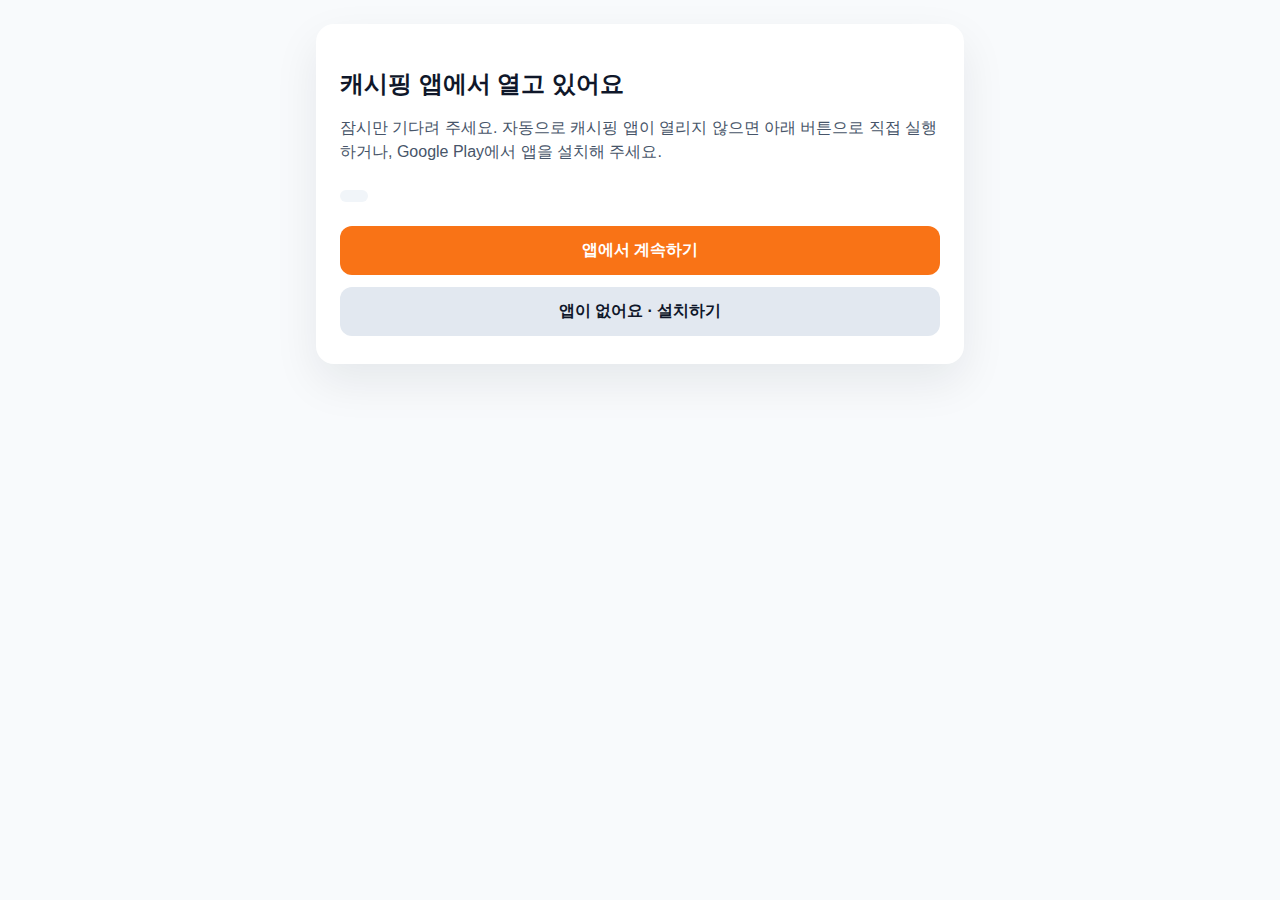
<file: join/index.html>
<!DOCTYPE html>
<html lang="ko">
  <head>
    <meta charset="UTF-8" />
    <meta name="viewport" content="width=device-width, initial-scale=1.0" />
    <title>캐시핑 초대 링크</title>
    <style>
      body {
        font-family: -apple-system, BlinkMacSystemFont, 'Pretendard', 'Noto Sans',
          'Apple SD Gothic Neo', sans-serif;
        margin: 0;
        padding: 24px;
        background: #f8fafc;
        color: #0f172a;
      }
      main {
        max-width: 600px;
        margin: 0 auto;
        background: #fff;
        border-radius: 18px;
        padding: 28px 24px;
        box-shadow: 0 18px 45px rgba(15, 23, 42, 0.08);
      }
      h1 {
        font-size: 1.5rem;
        margin-bottom: 12px;
      }
      p {
        line-height: 1.5;
        color: #475569;
      }
      .actions {
        display: flex;
        flex-direction: column;
        gap: 12px;
        margin-top: 20px;
      }
      button,
      a.button {
        border: none;
        border-radius: 12px;
        padding: 14px 18px;
        font-size: 1rem;
        font-weight: 700;
        cursor: pointer;
        text-align: center;
        text-decoration: none;
      }
      button.primary,
      a.button.primary {
        background: #f97316;
        color: #fff;
      }
      button.secondary,
      a.button.secondary {
        background: #e2e8f0;
        color: #0f172a;
      }
      .token-badge {
        display: inline-flex;
        align-items: center;
        gap: 6px;
        background: #f1f5f9;
        border-radius: 999px;
        padding: 6px 14px;
        font-family: 'Roboto Mono', 'Noto Sans Mono', monospace;
        font-size: 0.85rem;
        color: #334155;
        margin-top: 10px;
        word-break: break-all;
      }
    </style>
  </head>
  <body>
    <main>
      <h1>캐시핑 앱에서 열고 있어요</h1>
      <p>
        잠시만 기다려 주세요. 자동으로 캐시핑 앱이 열리지 않으면 아래
        버튼으로 직접 실행하거나, Google Play에서 앱을 설치해 주세요.
      </p>
      <div id="tokenBadge" class="token-badge" hidden></div>
      <div class="actions">
        <button class="primary" id="openAppButton">앱에서 계속하기</button>
        <a
          class="button secondary"
          id="openStoreButton"
          href="https://play.google.com/store/apps/details?id=com.aihaejwo.cashping"
        >
          앱이 없어요 · 설치하기
        </a>
      </div>
    </main>

    <!-- 딥링크(App Link)는 OS가 직접 처리하므로
         이 페이지에서는 별도의 스킴 호출을 하지 않습니다. -->
  </body>
</html>
</file>
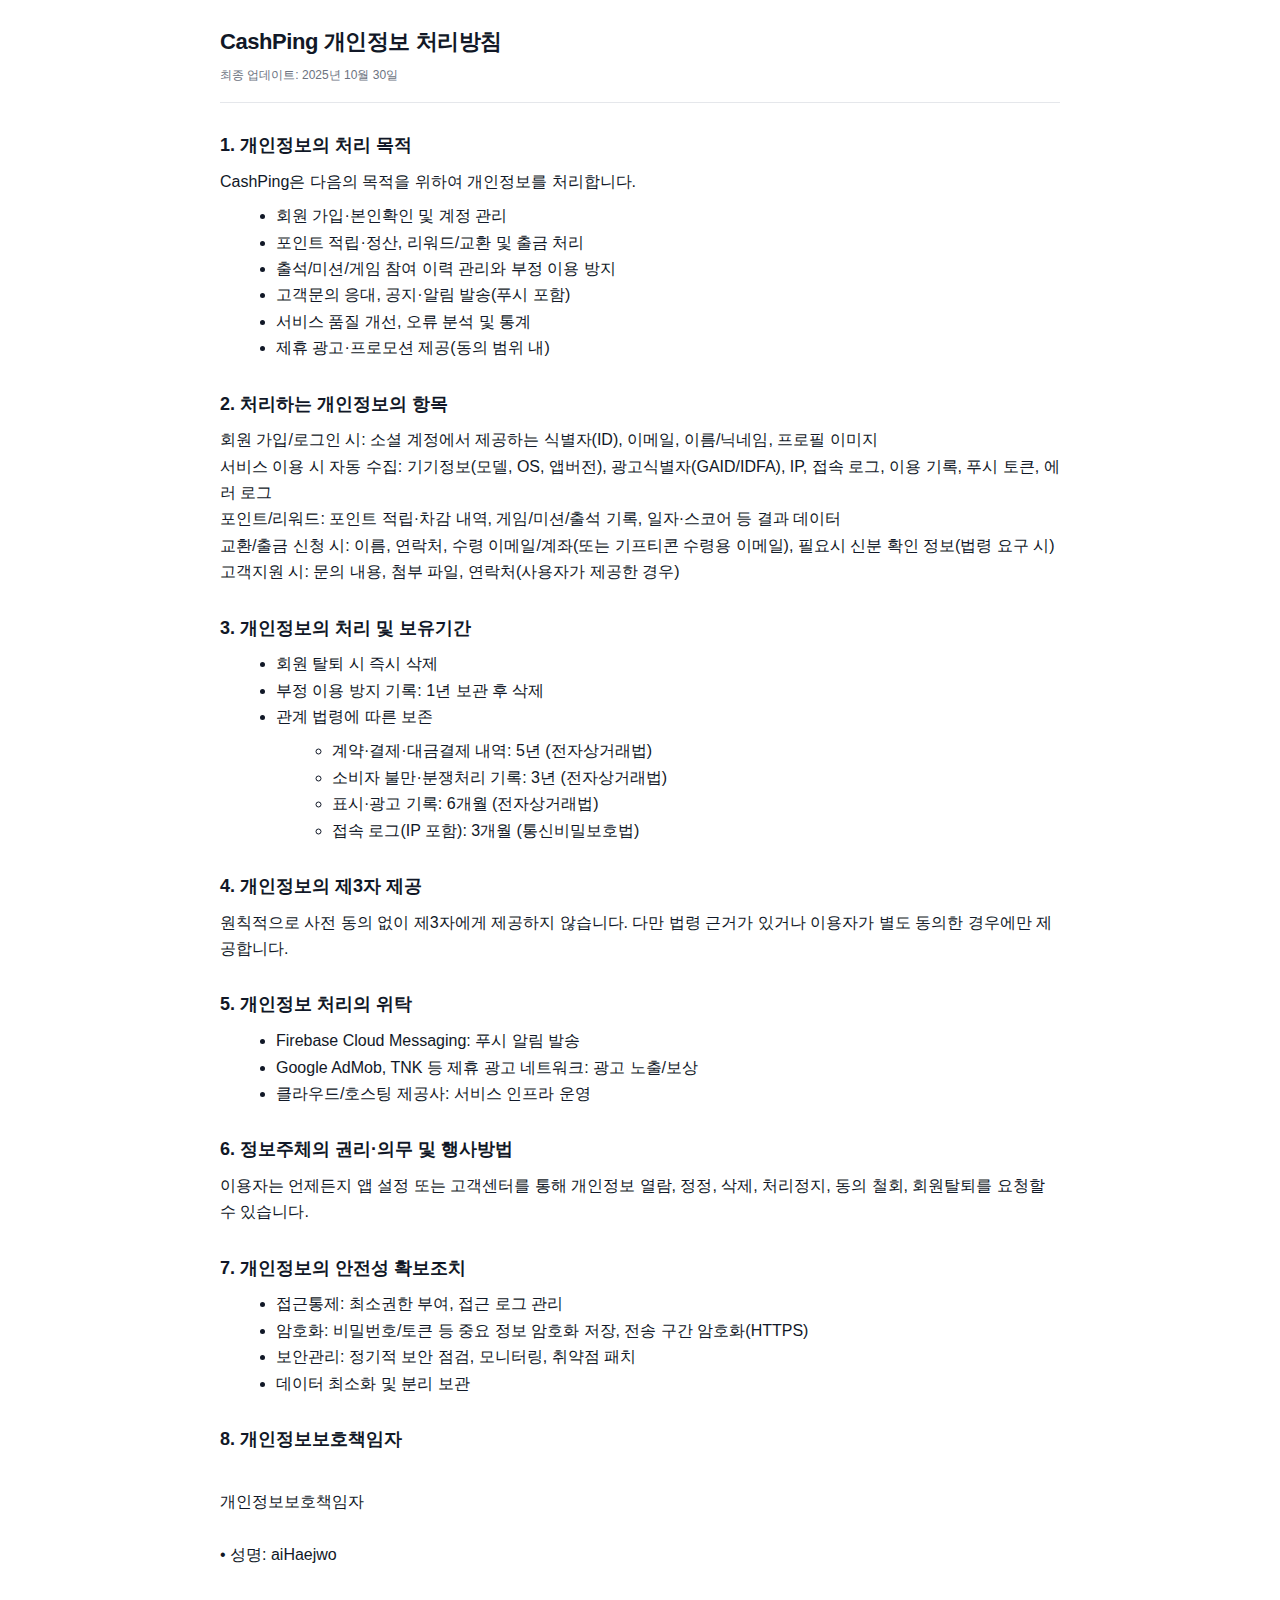
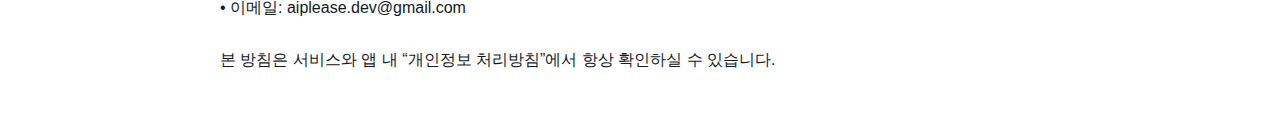
<file: privacy-policy.html>
<!DOCTYPE html>
<html lang="ko">
<head>
  <meta charset="UTF-8" />
  <meta http-equiv="content-language" content="ko" />
  <meta name="viewport" content="width=device-width, initial-scale=1" />
  <title>CashPing 개인정보 처리방침</title>
  <style>
    body { margin:0; background:#fff; color:#111827;
           font-family:-apple-system,BlinkMacSystemFont,'Segoe UI',Roboto,Helvetica,Arial,
           'Apple SD Gothic Neo','Noto Sans KR','Malgun Gothic','Nanum Gothic',sans-serif;
           line-height:1.65; }
    .container { max-width:840px; margin:0 auto; padding:24px 16px 48px; }
    h1 { font-size:22px; margin:0 0 6px; font-weight:800; letter-spacing:-0.02em; }
    .updated { color:#6b7280; font-size:12px; margin-bottom:16px; }
    h2 { font-size:18px; margin:28px 0 8px; font-weight:700; }
    p { margin:0; white-space:pre-line; }
    ul { margin:8px 0 0 16px; }
    hr { border:none; border-top:1px solid #e5e7eb; margin:16px 0; }
  </style>
</head>
<body>
  <main class="container">
    <h1>CashPing 개인정보 처리방침</h1>
    <div class="updated">최종 업데이트: 2025년 10월 30일</div>
    <hr />

    <h2>1. 개인정보의 처리 목적</h2>
    <p>CashPing은 다음의 목적을 위하여 개인정보를 처리합니다.</p>
    <ul>
      <li>회원 가입·본인확인 및 계정 관리</li>
      <li>포인트 적립·정산, 리워드/교환 및 출금 처리</li>
      <li>출석/미션/게임 참여 이력 관리와 부정 이용 방지</li>
      <li>고객문의 응대, 공지·알림 발송(푸시 포함)</li>
      <li>서비스 품질 개선, 오류 분석 및 통계</li>
      <li>제휴 광고·프로모션 제공(동의 범위 내)</li>
    </ul>

    <h2>2. 처리하는 개인정보의 항목</h2>
    <p>회원 가입/로그인 시: 소셜 계정에서 제공하는 식별자(ID), 이메일, 이름/닉네임, 프로필 이미지</p>
    <p>서비스 이용 시 자동 수집: 기기정보(모델, OS, 앱버전), 광고식별자(GAID/IDFA), IP, 접속 로그, 이용 기록, 푸시 토큰, 에러 로그</p>
    <p>포인트/리워드: 포인트 적립·차감 내역, 게임/미션/출석 기록, 일자·스코어 등 결과 데이터</p>
    <p>교환/출금 신청 시: 이름, 연락처, 수령 이메일/계좌(또는 기프티콘 수령용 이메일), 필요시 신분 확인 정보(법령 요구 시)</p>
    <p>고객지원 시: 문의 내용, 첨부 파일, 연락처(사용자가 제공한 경우)</p>

    <h2>3. 개인정보의 처리 및 보유기간</h2>
    <ul>
      <li>회원 탈퇴 시 즉시 삭제</li>
      <li>부정 이용 방지 기록: 1년 보관 후 삭제</li>
      <li>관계 법령에 따른 보존
        <ul>
          <li>계약·결제·대금결제 내역: 5년 (전자상거래법)</li>
          <li>소비자 불만·분쟁처리 기록: 3년 (전자상거래법)</li>
          <li>표시·광고 기록: 6개월 (전자상거래법)</li>
          <li>접속 로그(IP 포함): 3개월 (통신비밀보호법)</li>
        </ul>
      </li>
    </ul>

    <h2>4. 개인정보의 제3자 제공</h2>
    <p>원칙적으로 사전 동의 없이 제3자에게 제공하지 않습니다. 다만 법령 근거가 있거나 이용자가 별도 동의한 경우에만 제공합니다.</p>

    <h2>5. 개인정보 처리의 위탁</h2>
    <ul>
      <li>Firebase Cloud Messaging: 푸시 알림 발송</li>
      <li>Google AdMob, TNK 등 제휴 광고 네트워크: 광고 노출/보상</li>
      <li>클라우드/호스팅 제공사: 서비스 인프라 운영</li>
    </ul>

    <h2>6. 정보주체의 권리·의무 및 행사방법</h2>
    <p>이용자는 언제든지 앱 설정 또는 고객센터를 통해 개인정보 열람, 정정, 삭제, 처리정지, 동의 철회, 회원탈퇴를 요청할 수 있습니다.</p>

    <h2>7. 개인정보의 안전성 확보조치</h2>
    <ul>
      <li>접근통제: 최소권한 부여, 접근 로그 관리</li>
      <li>암호화: 비밀번호/토큰 등 중요 정보 암호화 저장, 전송 구간 암호화(HTTPS)</li>
      <li>보안관리: 정기적 보안 점검, 모니터링, 취약점 패치</li>
      <li>데이터 최소화 및 분리 보관</li>
    </ul>

    <h2>8. 개인정보보호책임자</h2>
    <p>
      개인정보보호책임자<br />
      • 성명: aiHaejwo<br />
      • 이메일: aiplease.dev@gmail.com<br />
    </p>

    <p>본 방침은 서비스와 앱 내 “개인정보 처리방침”에서 항상 확인하실 수 있습니다.</p>
  </main>
</body>
</html>
</file>
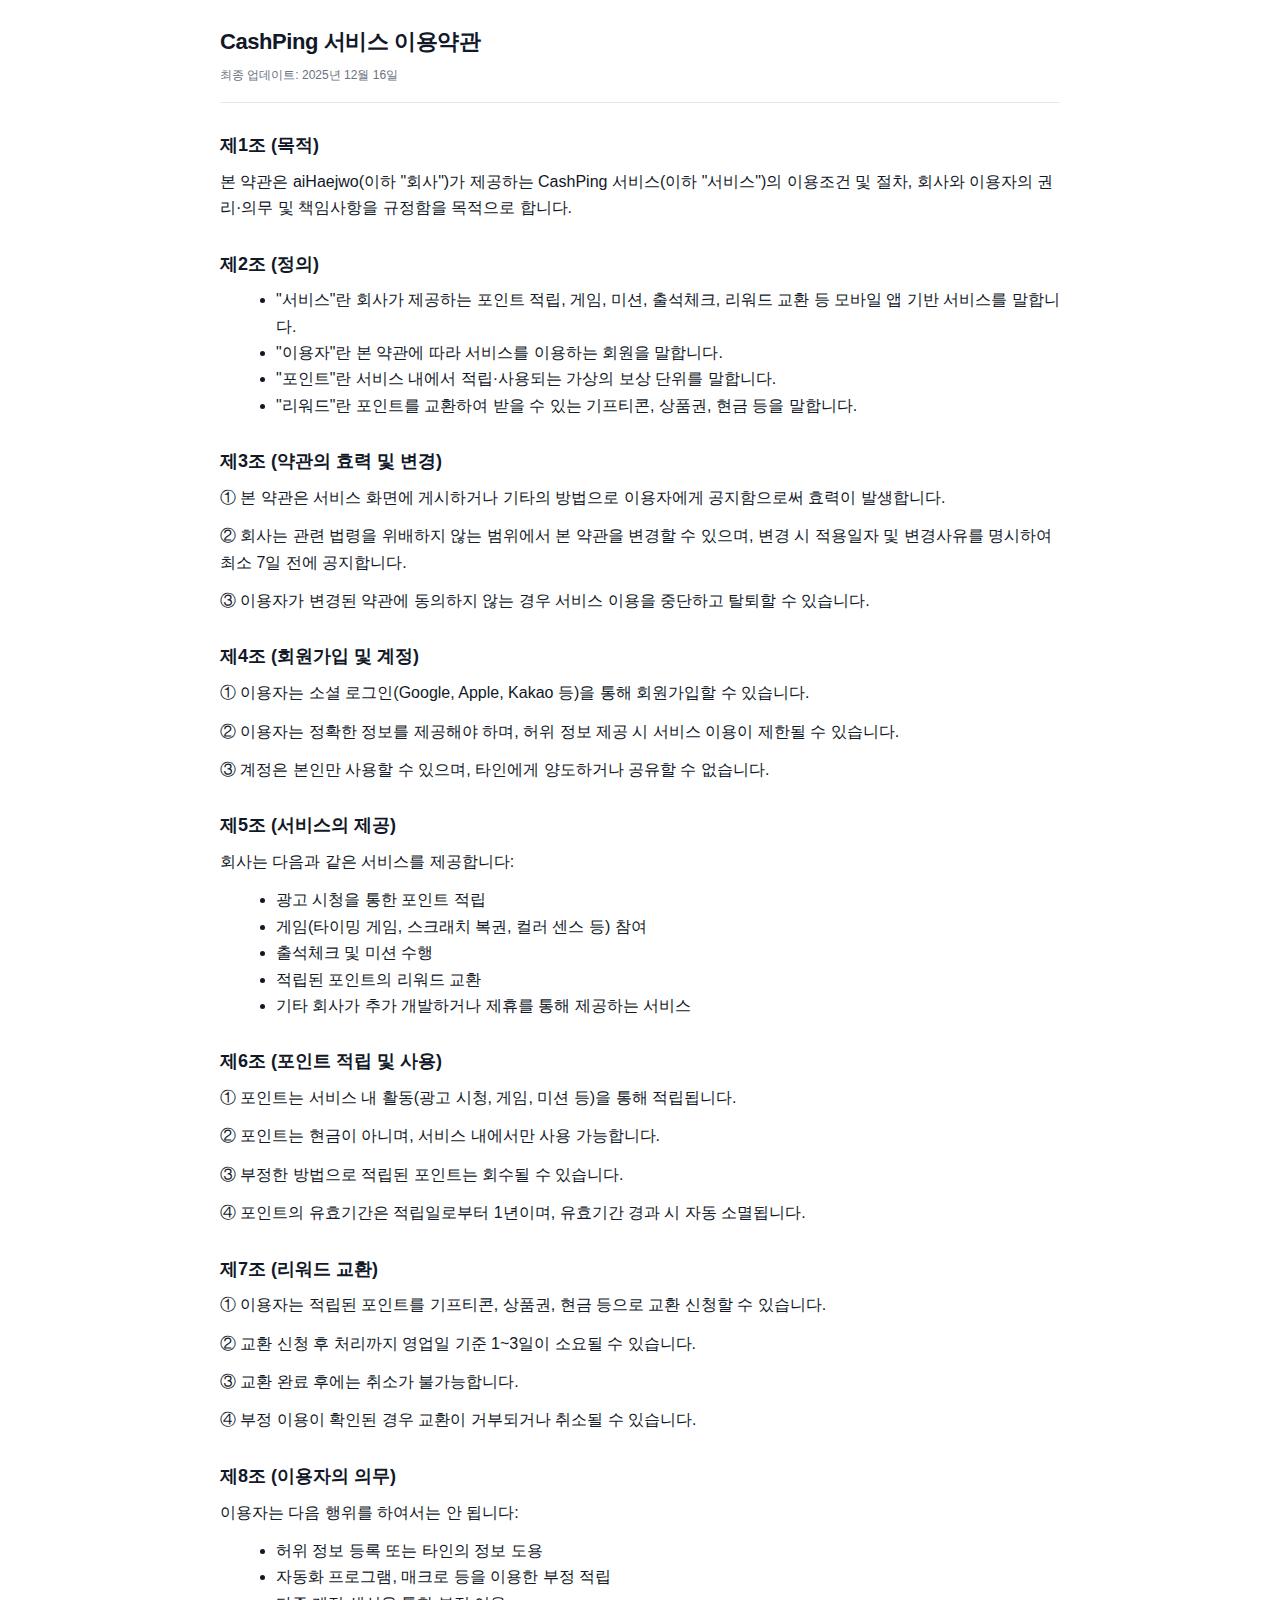
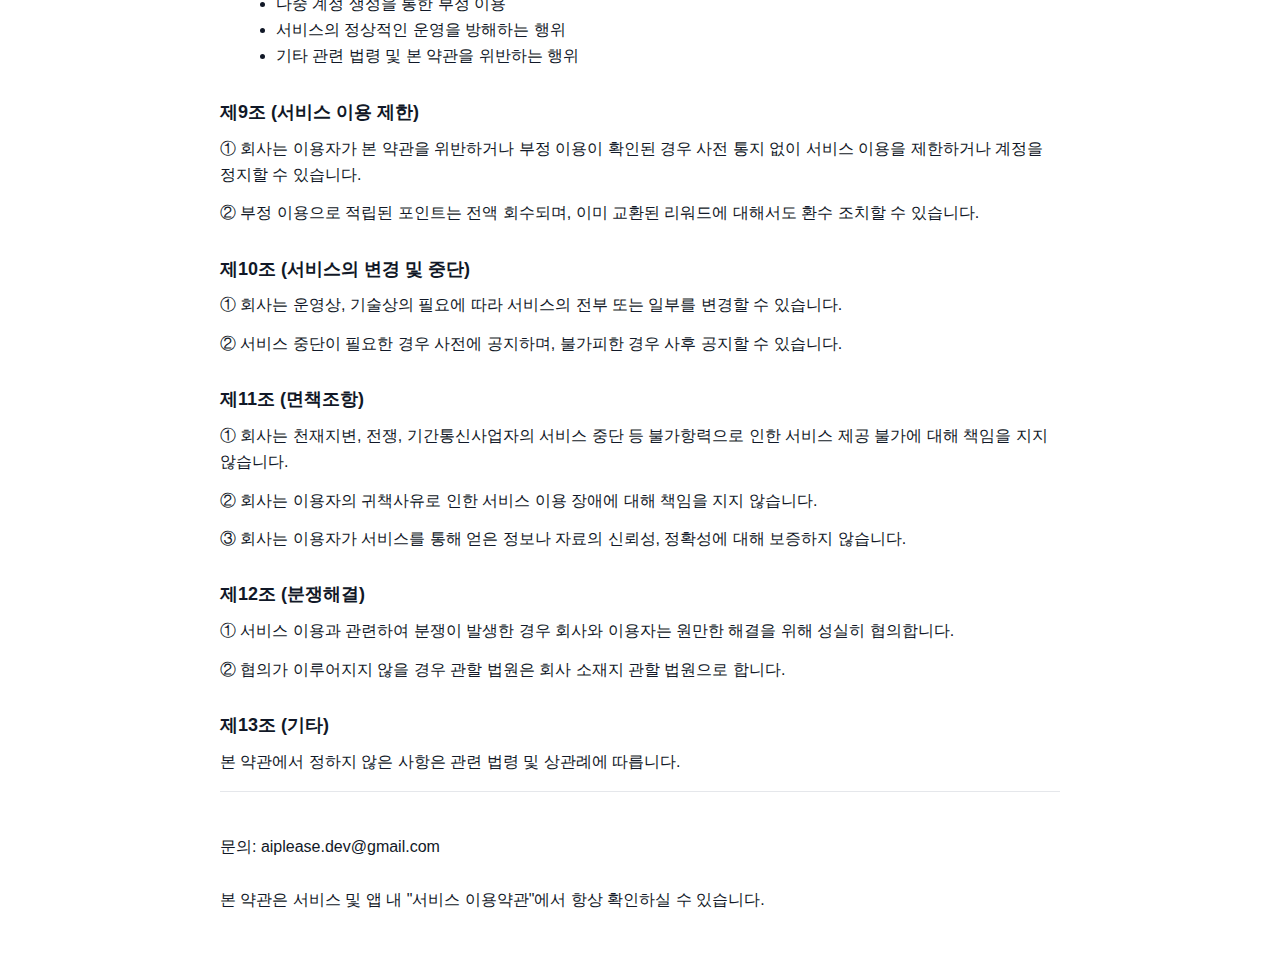
<file: terms.html>
<!DOCTYPE html>
<html lang="ko">
<head>
  <meta charset="UTF-8" />
  <meta http-equiv="content-language" content="ko" />
  <meta name="viewport" content="width=device-width, initial-scale=1" />
  <title>CashPing 서비스 이용약관</title>
  <style>
    body { margin:0; background:#fff; color:#111827;
           font-family:-apple-system,BlinkMacSystemFont,'Segoe UI',Roboto,Helvetica,Arial,
           'Apple SD Gothic Neo','Noto Sans KR','Malgun Gothic','Nanum Gothic',sans-serif;
           line-height:1.65; }
    .container { max-width:840px; margin:0 auto; padding:24px 16px 48px; }
    h1 { font-size:22px; margin:0 0 6px; font-weight:800; letter-spacing:-0.02em; }
    .updated { color:#6b7280; font-size:12px; margin-bottom:16px; }
    h2 { font-size:18px; margin:28px 0 8px; font-weight:700; }
    p { margin:0 0 12px; white-space:pre-line; }
    ul { margin:8px 0 0 16px; }
    hr { border:none; border-top:1px solid #e5e7eb; margin:16px 0; }
  </style>
</head>
<body>
  <main class="container">
    <h1>CashPing 서비스 이용약관</h1>
    <div class="updated">최종 업데이트: 2025년 12월 16일</div>
    <hr />

    <h2>제1조 (목적)</h2>
    <p>본 약관은 aiHaejwo(이하 "회사")가 제공하는 CashPing 서비스(이하 "서비스")의 이용조건 및 절차, 회사와 이용자의 권리·의무 및 책임사항을 규정함을 목적으로 합니다.</p>

    <h2>제2조 (정의)</h2>
    <ul>
      <li>"서비스"란 회사가 제공하는 포인트 적립, 게임, 미션, 출석체크, 리워드 교환 등 모바일 앱 기반 서비스를 말합니다.</li>
      <li>"이용자"란 본 약관에 따라 서비스를 이용하는 회원을 말합니다.</li>
      <li>"포인트"란 서비스 내에서 적립·사용되는 가상의 보상 단위를 말합니다.</li>
      <li>"리워드"란 포인트를 교환하여 받을 수 있는 기프티콘, 상품권, 현금 등을 말합니다.</li>
    </ul>

    <h2>제3조 (약관의 효력 및 변경)</h2>
    <p>① 본 약관은 서비스 화면에 게시하거나 기타의 방법으로 이용자에게 공지함으로써 효력이 발생합니다.</p>
    <p>② 회사는 관련 법령을 위배하지 않는 범위에서 본 약관을 변경할 수 있으며, 변경 시 적용일자 및 변경사유를 명시하여 최소 7일 전에 공지합니다.</p>
    <p>③ 이용자가 변경된 약관에 동의하지 않는 경우 서비스 이용을 중단하고 탈퇴할 수 있습니다.</p>

    <h2>제4조 (회원가입 및 계정)</h2>
    <p>① 이용자는 소셜 로그인(Google, Apple, Kakao 등)을 통해 회원가입할 수 있습니다.</p>
    <p>② 이용자는 정확한 정보를 제공해야 하며, 허위 정보 제공 시 서비스 이용이 제한될 수 있습니다.</p>
    <p>③ 계정은 본인만 사용할 수 있으며, 타인에게 양도하거나 공유할 수 없습니다.</p>

    <h2>제5조 (서비스의 제공)</h2>
    <p>회사는 다음과 같은 서비스를 제공합니다:</p>
    <ul>
      <li>광고 시청을 통한 포인트 적립</li>
      <li>게임(타이밍 게임, 스크래치 복권, 컬러 센스 등) 참여</li>
      <li>출석체크 및 미션 수행</li>
      <li>적립된 포인트의 리워드 교환</li>
      <li>기타 회사가 추가 개발하거나 제휴를 통해 제공하는 서비스</li>
    </ul>

    <h2>제6조 (포인트 적립 및 사용)</h2>
    <p>① 포인트는 서비스 내 활동(광고 시청, 게임, 미션 등)을 통해 적립됩니다.</p>
    <p>② 포인트는 현금이 아니며, 서비스 내에서만 사용 가능합니다.</p>
    <p>③ 부정한 방법으로 적립된 포인트는 회수될 수 있습니다.</p>
    <p>④ 포인트의 유효기간은 적립일로부터 1년이며, 유효기간 경과 시 자동 소멸됩니다.</p>

    <h2>제7조 (리워드 교환)</h2>
    <p>① 이용자는 적립된 포인트를 기프티콘, 상품권, 현금 등으로 교환 신청할 수 있습니다.</p>
    <p>② 교환 신청 후 처리까지 영업일 기준 1~3일이 소요될 수 있습니다.</p>
    <p>③ 교환 완료 후에는 취소가 불가능합니다.</p>
    <p>④ 부정 이용이 확인된 경우 교환이 거부되거나 취소될 수 있습니다.</p>

    <h2>제8조 (이용자의 의무)</h2>
    <p>이용자는 다음 행위를 하여서는 안 됩니다:</p>
    <ul>
      <li>허위 정보 등록 또는 타인의 정보 도용</li>
      <li>자동화 프로그램, 매크로 등을 이용한 부정 적립</li>
      <li>다중 계정 생성을 통한 부정 이용</li>
      <li>서비스의 정상적인 운영을 방해하는 행위</li>
      <li>기타 관련 법령 및 본 약관을 위반하는 행위</li>
    </ul>

    <h2>제9조 (서비스 이용 제한)</h2>
    <p>① 회사는 이용자가 본 약관을 위반하거나 부정 이용이 확인된 경우 사전 통지 없이 서비스 이용을 제한하거나 계정을 정지할 수 있습니다.</p>
    <p>② 부정 이용으로 적립된 포인트는 전액 회수되며, 이미 교환된 리워드에 대해서도 환수 조치할 수 있습니다.</p>

    <h2>제10조 (서비스의 변경 및 중단)</h2>
    <p>① 회사는 운영상, 기술상의 필요에 따라 서비스의 전부 또는 일부를 변경할 수 있습니다.</p>
    <p>② 서비스 중단이 필요한 경우 사전에 공지하며, 불가피한 경우 사후 공지할 수 있습니다.</p>

    <h2>제11조 (면책조항)</h2>
    <p>① 회사는 천재지변, 전쟁, 기간통신사업자의 서비스 중단 등 불가항력으로 인한 서비스 제공 불가에 대해 책임을 지지 않습니다.</p>
    <p>② 회사는 이용자의 귀책사유로 인한 서비스 이용 장애에 대해 책임을 지지 않습니다.</p>
    <p>③ 회사는 이용자가 서비스를 통해 얻은 정보나 자료의 신뢰성, 정확성에 대해 보증하지 않습니다.</p>

    <h2>제12조 (분쟁해결)</h2>
    <p>① 서비스 이용과 관련하여 분쟁이 발생한 경우 회사와 이용자는 원만한 해결을 위해 성실히 협의합니다.</p>
    <p>② 협의가 이루어지지 않을 경우 관할 법원은 회사 소재지 관할 법원으로 합니다.</p>

    <h2>제13조 (기타)</h2>
    <p>본 약관에서 정하지 않은 사항은 관련 법령 및 상관례에 따릅니다.</p>

    <hr />
    <p>
      문의: aiplease.dev@gmail.com<br />
      본 약관은 서비스 및 앱 내 "서비스 이용약관"에서 항상 확인하실 수 있습니다.
    </p>
  </main>
</body>
</html>
</file>
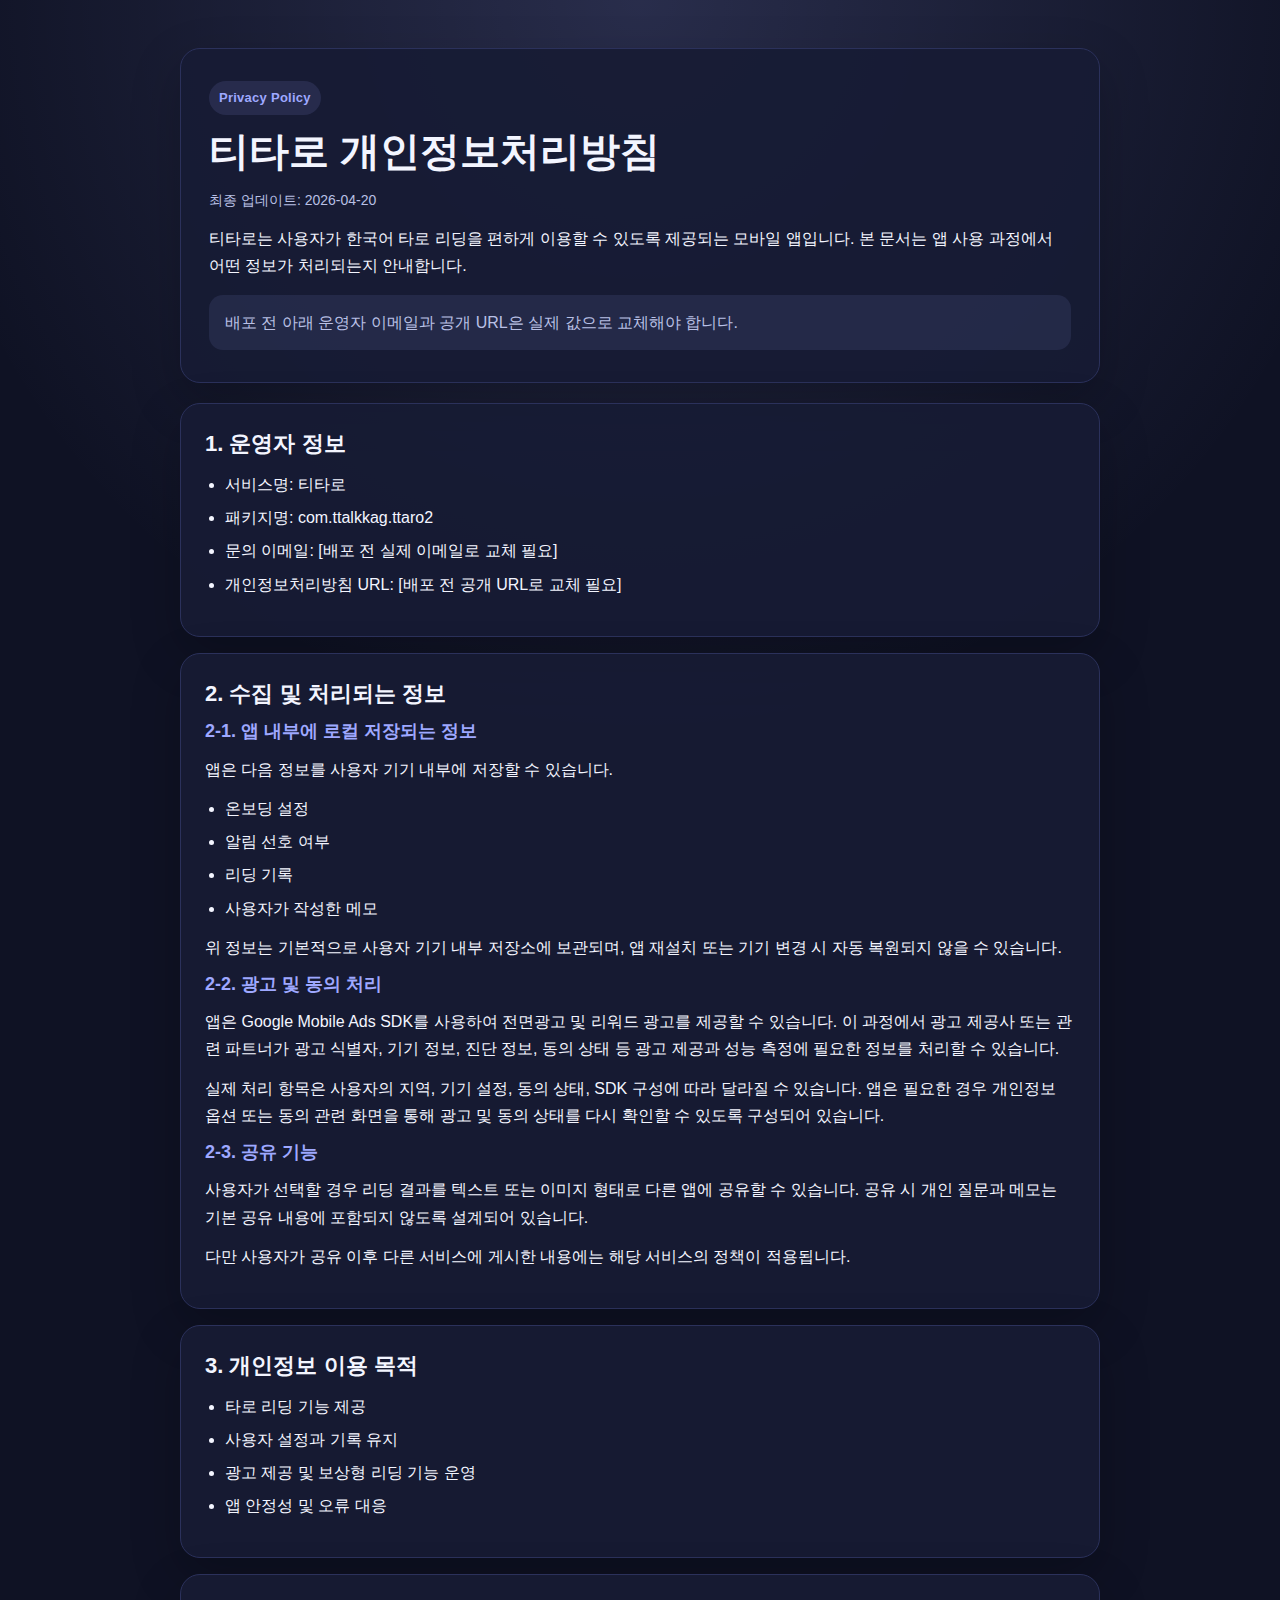
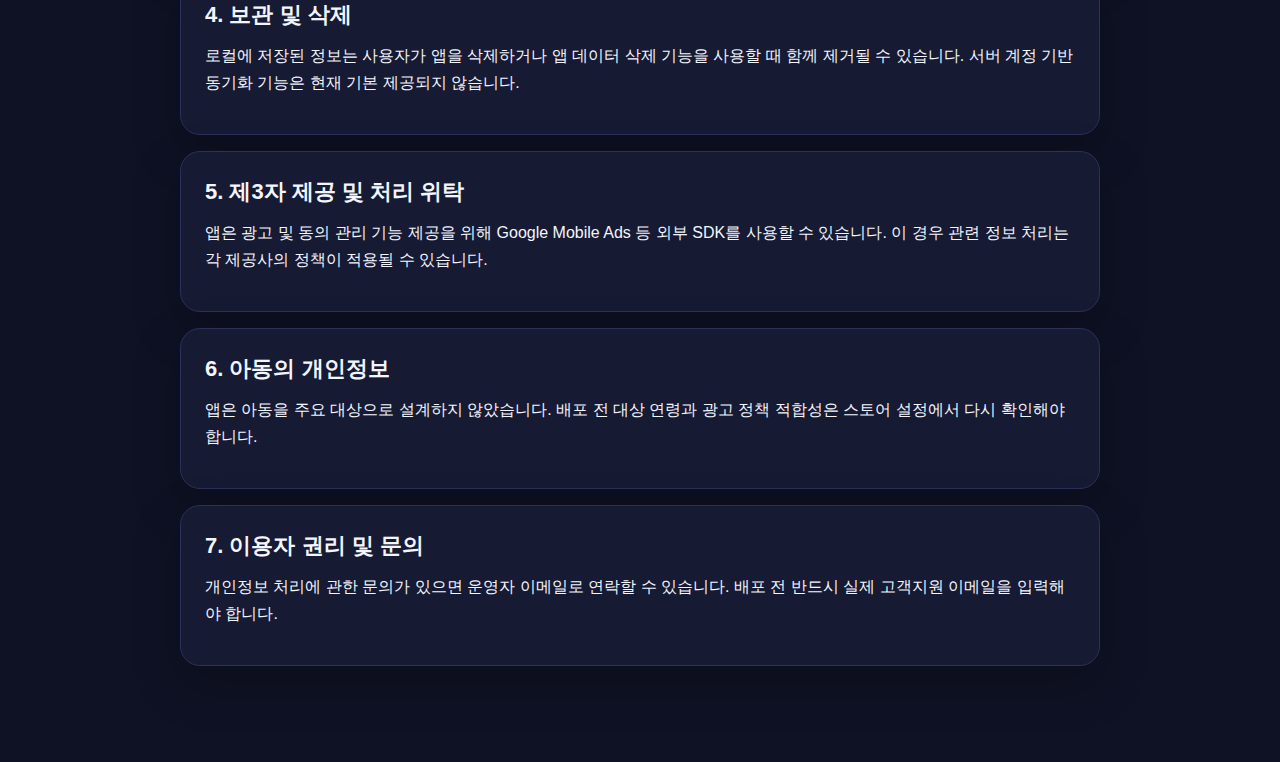
<file: www/ttalkkag/privacy-policy.html>
<!DOCTYPE html>
<html lang="ko">
  <head>
    <meta charset="UTF-8" />
    <meta name="viewport" content="width=device-width, initial-scale=1.0" />
    <title>티타로 개인정보처리방침</title>
    <style>
      :root {
        --bg: #0f1224;
        --panel: #171b34;
        --panel-border: #2b315b;
        --text: #f3f5ff;
        --muted: #b9c0e5;
        --accent: #9ea8ff;
      }

      * {
        box-sizing: border-box;
      }

      body {
        margin: 0;
        font-family: -apple-system, BlinkMacSystemFont, "Apple SD Gothic Neo",
          "Noto Sans KR", "Segoe UI", sans-serif;
        background:
          radial-gradient(circle at top, rgba(158, 168, 255, 0.18), transparent 30%),
          var(--bg);
        color: var(--text);
        line-height: 1.7;
      }

      .wrap {
        width: min(920px, calc(100% - 32px));
        margin: 0 auto;
        padding: 48px 0 80px;
      }

      .hero,
      .section {
        background: rgba(23, 27, 52, 0.92);
        border: 1px solid var(--panel-border);
        border-radius: 20px;
        box-shadow: 0 18px 50px rgba(0, 0, 0, 0.22);
      }

      .hero {
        padding: 32px 28px;
        margin-bottom: 20px;
      }

      .section {
        padding: 26px 24px;
        margin-bottom: 16px;
      }

      h1,
      h2,
      h3 {
        margin: 0 0 12px;
        line-height: 1.3;
      }

      h1 {
        font-size: clamp(28px, 4vw, 40px);
      }

      h2 {
        font-size: 22px;
      }

      h3 {
        font-size: 18px;
        color: var(--accent);
      }

      p,
      ul {
        margin: 0 0 12px;
      }

      ul {
        padding-left: 20px;
      }

      li + li {
        margin-top: 6px;
      }

      .meta {
        color: var(--muted);
        font-size: 14px;
      }

      .notice {
        margin-top: 16px;
        padding: 14px 16px;
        border-radius: 14px;
        background: rgba(158, 168, 255, 0.1);
        color: var(--muted);
      }

      .label {
        display: inline-block;
        margin-bottom: 10px;
        padding: 6px 10px;
        border-radius: 999px;
        background: rgba(158, 168, 255, 0.12);
        color: var(--accent);
        font-size: 13px;
        font-weight: 600;
        letter-spacing: 0.02em;
      }

      a {
        color: #c7ceff;
      }
    </style>
  </head>
  <body>
    <main class="wrap">
      <section class="hero">
        <div class="label">Privacy Policy</div>
        <h1>티타로 개인정보처리방침</h1>
        <p class="meta">최종 업데이트: 2026-04-20</p>
        <p>
          티타로는 사용자가 한국어 타로 리딩을 편하게 이용할 수 있도록 제공되는
          모바일 앱입니다. 본 문서는 앱 사용 과정에서 어떤 정보가 처리되는지
          안내합니다.
        </p>
        <div class="notice">
          배포 전 아래 운영자 이메일과 공개 URL은 실제 값으로 교체해야 합니다.
        </div>
      </section>

      <section class="section">
        <h2>1. 운영자 정보</h2>
        <ul>
          <li>서비스명: 티타로</li>
          <li>패키지명: com.ttalkkag.ttaro2</li>
          <li>문의 이메일: [배포 전 실제 이메일로 교체 필요]</li>
          <li>개인정보처리방침 URL: [배포 전 공개 URL로 교체 필요]</li>
        </ul>
      </section>

      <section class="section">
        <h2>2. 수집 및 처리되는 정보</h2>

        <h3>2-1. 앱 내부에 로컬 저장되는 정보</h3>
        <p>앱은 다음 정보를 사용자 기기 내부에 저장할 수 있습니다.</p>
        <ul>
          <li>온보딩 설정</li>
          <li>알림 선호 여부</li>
          <li>리딩 기록</li>
          <li>사용자가 작성한 메모</li>
        </ul>
        <p>
          위 정보는 기본적으로 사용자 기기 내부 저장소에 보관되며, 앱 재설치
          또는 기기 변경 시 자동 복원되지 않을 수 있습니다.
        </p>

        <h3>2-2. 광고 및 동의 처리</h3>
        <p>
          앱은 Google Mobile Ads SDK를 사용하여 전면광고 및 리워드 광고를 제공할
          수 있습니다. 이 과정에서 광고 제공사 또는 관련 파트너가 광고 식별자,
          기기 정보, 진단 정보, 동의 상태 등 광고 제공과 성능 측정에 필요한
          정보를 처리할 수 있습니다.
        </p>
        <p>
          실제 처리 항목은 사용자의 지역, 기기 설정, 동의 상태, SDK 구성에 따라
          달라질 수 있습니다. 앱은 필요한 경우 개인정보 옵션 또는 동의 관련
          화면을 통해 광고 및 동의 상태를 다시 확인할 수 있도록 구성되어
          있습니다.
        </p>

        <h3>2-3. 공유 기능</h3>
        <p>
          사용자가 선택할 경우 리딩 결과를 텍스트 또는 이미지 형태로 다른 앱에
          공유할 수 있습니다. 공유 시 개인 질문과 메모는 기본 공유 내용에
          포함되지 않도록 설계되어 있습니다.
        </p>
        <p>
          다만 사용자가 공유 이후 다른 서비스에 게시한 내용에는 해당 서비스의
          정책이 적용됩니다.
        </p>
      </section>

      <section class="section">
        <h2>3. 개인정보 이용 목적</h2>
        <ul>
          <li>타로 리딩 기능 제공</li>
          <li>사용자 설정과 기록 유지</li>
          <li>광고 제공 및 보상형 리딩 기능 운영</li>
          <li>앱 안정성 및 오류 대응</li>
        </ul>
      </section>

      <section class="section">
        <h2>4. 보관 및 삭제</h2>
        <p>
          로컬에 저장된 정보는 사용자가 앱을 삭제하거나 앱 데이터 삭제 기능을
          사용할 때 함께 제거될 수 있습니다. 서버 계정 기반 동기화 기능은 현재
          기본 제공되지 않습니다.
        </p>
      </section>

      <section class="section">
        <h2>5. 제3자 제공 및 처리 위탁</h2>
        <p>
          앱은 광고 및 동의 관리 기능 제공을 위해 Google Mobile Ads 등 외부 SDK를
          사용할 수 있습니다. 이 경우 관련 정보 처리는 각 제공사의 정책이 적용될
          수 있습니다.
        </p>
      </section>

      <section class="section">
        <h2>6. 아동의 개인정보</h2>
        <p>
          앱은 아동을 주요 대상으로 설계하지 않았습니다. 배포 전 대상 연령과 광고
          정책 적합성은 스토어 설정에서 다시 확인해야 합니다.
        </p>
      </section>

      <section class="section">
        <h2>7. 이용자 권리 및 문의</h2>
        <p>
          개인정보 처리에 관한 문의가 있으면 운영자 이메일로 연락할 수 있습니다.
          배포 전 반드시 실제 고객지원 이메일을 입력해야 합니다.
        </p>
      </section>
    </main>
  </body>
</html>
</file>
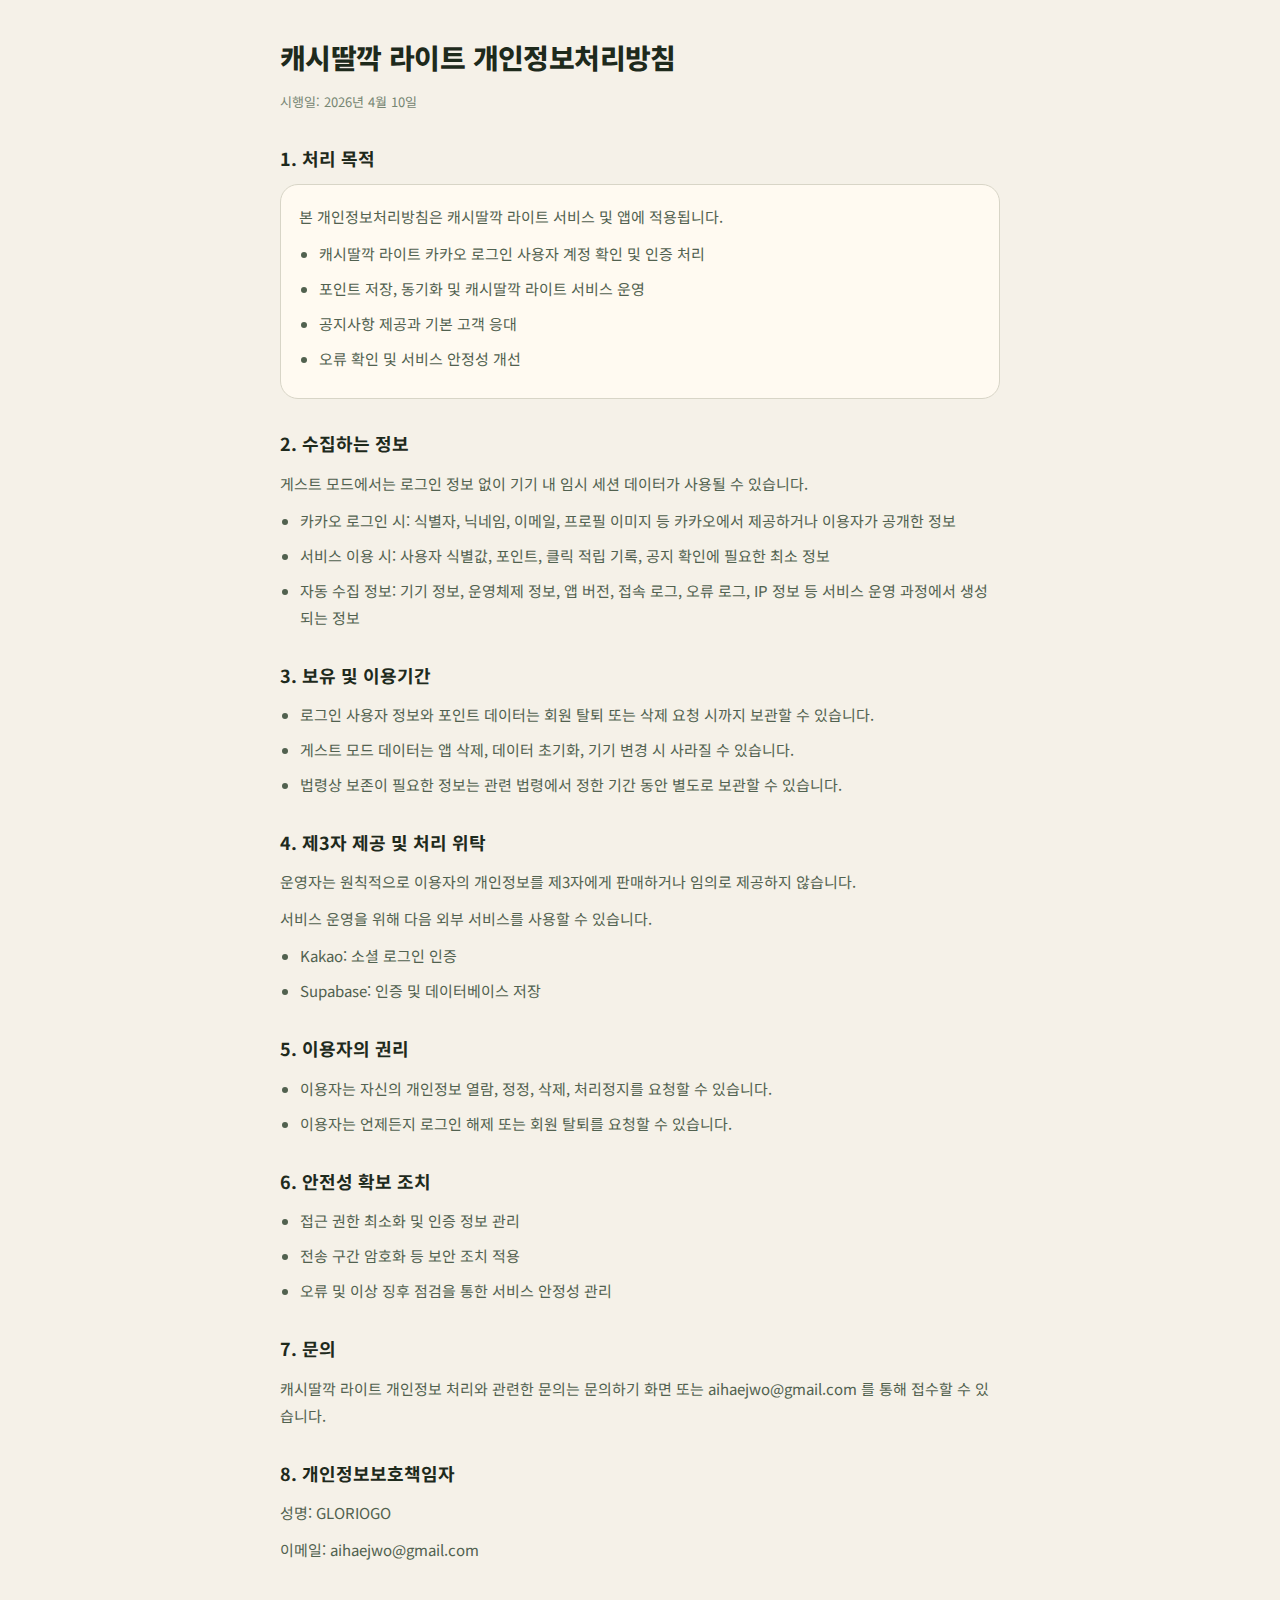
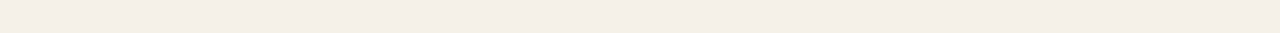
<file: www/ttalkkag/privacy-policy_.html>
<!DOCTYPE html>
<html lang="ko">
<head>
  <meta charset="UTF-8" />
  <meta name="viewport" content="width=device-width, initial-scale=1.0" />
  <title>캐시딸깍 라이트 개인정보처리방침</title>
  <style>
    * { margin: 0; padding: 0; box-sizing: border-box; }
    body {
      font-family: 'Noto Sans KR', -apple-system, BlinkMacSystemFont, 'Segoe UI', sans-serif;
      background: #f5f1e8;
      color: #1e2a1c;
      line-height: 1.8;
      padding: 32px 20px 60px;
      max-width: 760px;
      margin: 0 auto;
    }
    h1 {
      font-size: 28px;
      font-weight: 800;
      margin-bottom: 8px;
      letter-spacing: -0.6px;
    }
    .subtitle {
      font-size: 13px;
      color: #778673;
      margin-bottom: 28px;
    }
    h2 {
      font-size: 18px;
      margin-top: 28px;
      margin-bottom: 10px;
      color: #1e2a1c;
    }
    p, li {
      font-size: 15px;
      color: #51614f;
    }
    p { margin-bottom: 10px; }
    ul { padding-left: 20px; }
    li { margin-bottom: 8px; }
    .card {
      background: #fffaf1;
      border: 1px solid #d8d5c7;
      border-radius: 18px;
      padding: 18px;
      margin-top: 10px;
    }
  </style>
  <link rel="preconnect" href="https://fonts.googleapis.com" />
  <link rel="preconnect" href="https://fonts.gstatic.com" crossorigin />
  <link href="https://fonts.googleapis.com/css2?family=Noto+Sans+KR:wght@400;600;700;800&display=swap" rel="stylesheet" />
</head>
<body>
  <h1>캐시딸깍 라이트 개인정보처리방침</h1>
  <p class="subtitle">시행일: 2026년 4월 10일</p>

  <h2>1. 처리 목적</h2>
  <div class="card">
    <p>본 개인정보처리방침은 캐시딸깍 라이트 서비스 및 앱에 적용됩니다.</p>
    <ul>
      <li>캐시딸깍 라이트 카카오 로그인 사용자 계정 확인 및 인증 처리</li>
      <li>포인트 저장, 동기화 및 캐시딸깍 라이트 서비스 운영</li>
      <li>공지사항 제공과 기본 고객 응대</li>
      <li>오류 확인 및 서비스 안정성 개선</li>
    </ul>
  </div>

  <h2>2. 수집하는 정보</h2>
  <p>게스트 모드에서는 로그인 정보 없이 기기 내 임시 세션 데이터가 사용될 수 있습니다.</p>
  <ul>
    <li>카카오 로그인 시: 식별자, 닉네임, 이메일, 프로필 이미지 등 카카오에서 제공하거나 이용자가 공개한 정보</li>
    <li>서비스 이용 시: 사용자 식별값, 포인트, 클릭 적립 기록, 공지 확인에 필요한 최소 정보</li>
    <li>자동 수집 정보: 기기 정보, 운영체제 정보, 앱 버전, 접속 로그, 오류 로그, IP 정보 등 서비스 운영 과정에서 생성되는 정보</li>
  </ul>

  <h2>3. 보유 및 이용기간</h2>
  <ul>
    <li>로그인 사용자 정보와 포인트 데이터는 회원 탈퇴 또는 삭제 요청 시까지 보관할 수 있습니다.</li>
    <li>게스트 모드 데이터는 앱 삭제, 데이터 초기화, 기기 변경 시 사라질 수 있습니다.</li>
    <li>법령상 보존이 필요한 정보는 관련 법령에서 정한 기간 동안 별도로 보관할 수 있습니다.</li>
  </ul>

  <h2>4. 제3자 제공 및 처리 위탁</h2>
  <p>운영자는 원칙적으로 이용자의 개인정보를 제3자에게 판매하거나 임의로 제공하지 않습니다.</p>
  <p>서비스 운영을 위해 다음 외부 서비스를 사용할 수 있습니다.</p>
  <ul>
    <li>Kakao: 소셜 로그인 인증</li>
    <li>Supabase: 인증 및 데이터베이스 저장</li>
  </ul>

  <h2>5. 이용자의 권리</h2>
  <ul>
    <li>이용자는 자신의 개인정보 열람, 정정, 삭제, 처리정지를 요청할 수 있습니다.</li>
    <li>이용자는 언제든지 로그인 해제 또는 회원 탈퇴를 요청할 수 있습니다.</li>
  </ul>

  <h2>6. 안전성 확보 조치</h2>
  <ul>
    <li>접근 권한 최소화 및 인증 정보 관리</li>
    <li>전송 구간 암호화 등 보안 조치 적용</li>
    <li>오류 및 이상 징후 점검을 통한 서비스 안정성 관리</li>
  </ul>

  <h2>7. 문의</h2>
  <p>캐시딸깍 라이트 개인정보 처리와 관련한 문의는 문의하기 화면 또는 aihaejwo@gmail.com 를 통해 접수할 수 있습니다.</p>

  <h2>8. 개인정보보호책임자</h2>
  <p>성명: GLORIOGO</p>
  <p>이메일: aihaejwo@gmail.com</p>
</body>
</html>
</file>
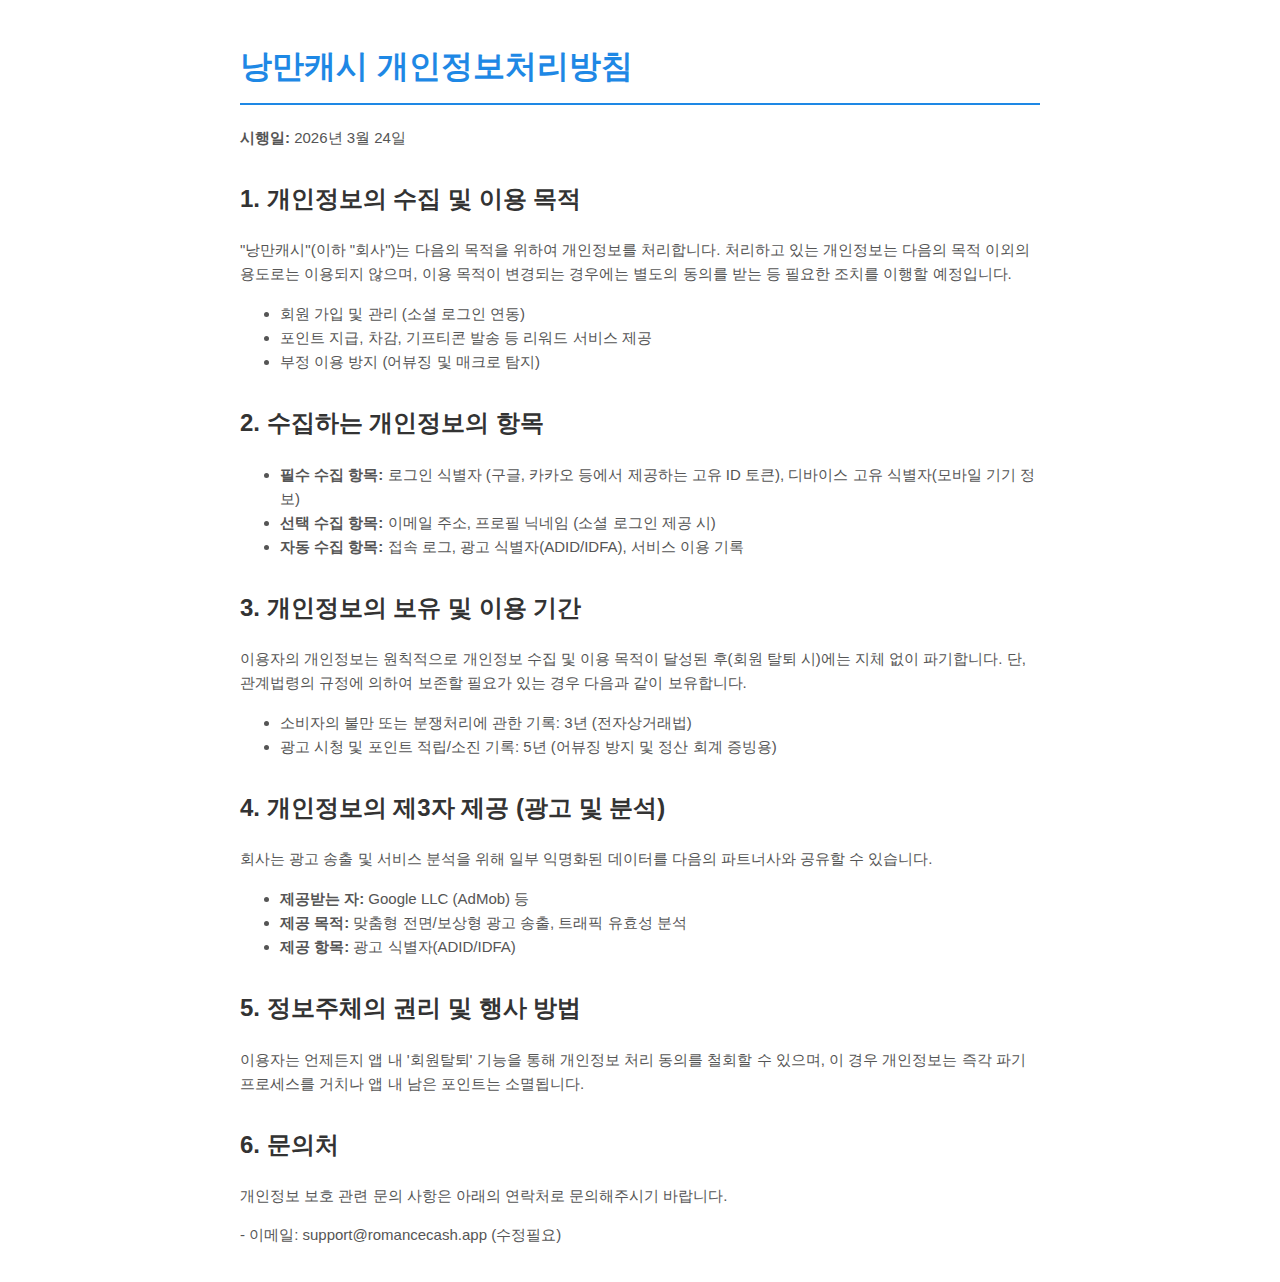
<file: www/ttalkkag/privacy_pig.html>
<!DOCTYPE html>
<html lang="ko">
<head>
    <meta charset="UTF-8">
    <meta name="viewport" content="width=device-width, initial-scale=1.0">
    <title>낭만캐시 - 개인정보처리방침</title>
    <style>
        body { font-family: 'Noto Sans KR', sans-serif; line-height: 1.6; padding: 20px; max-width: 800px; margin: 0 auto; color: #333; }
        h1 { color: #1e88e5; border-bottom: 2px solid #1e88e5; padding-bottom: 10px; }
        h2 { color: #333; margin-top: 30px; }
        p, li { font-size: 15px; color: #555; }
    </style>
</head>
<body>
    <h1>낭만캐시 개인정보처리방침</h1>
    <p><strong>시행일:</strong> 2026년 3월 24일</p>

    <h2>1. 개인정보의 수집 및 이용 목적</h2>
    <p>"낭만캐시"(이하 "회사")는 다음의 목적을 위하여 개인정보를 처리합니다. 처리하고 있는 개인정보는 다음의 목적 이외의 용도로는 이용되지 않으며, 이용 목적이 변경되는 경우에는 별도의 동의를 받는 등 필요한 조치를 이행할 예정입니다.</p>
    <ul>
        <li>회원 가입 및 관리 (소셜 로그인 연동)</li>
        <li>포인트 지급, 차감, 기프티콘 발송 등 리워드 서비스 제공</li>
        <li>부정 이용 방지 (어뷰징 및 매크로 탐지)</li>
    </ul>

    <h2>2. 수집하는 개인정보의 항목</h2>
    <ul>
        <li><strong>필수 수집 항목:</strong> 로그인 식별자 (구글, 카카오 등에서 제공하는 고유 ID 토큰), 디바이스 고유 식별자(모바일 기기 정보)</li>
        <li><strong>선택 수집 항목:</strong> 이메일 주소, 프로필 닉네임 (소셜 로그인 제공 시)</li>
        <li><strong>자동 수집 항목:</strong> 접속 로그, 광고 식별자(ADID/IDFA), 서비스 이용 기록</li>
    </ul>

    <h2>3. 개인정보의 보유 및 이용 기간</h2>
    <p>이용자의 개인정보는 원칙적으로 개인정보 수집 및 이용 목적이 달성된 후(회원 탈퇴 시)에는 지체 없이 파기합니다. 단, 관계법령의 규정에 의하여 보존할 필요가 있는 경우 다음과 같이 보유합니다.</p>
    <ul>
        <li>소비자의 불만 또는 분쟁처리에 관한 기록: 3년 (전자상거래법)</li>
        <li>광고 시청 및 포인트 적립/소진 기록: 5년 (어뷰징 방지 및 정산 회계 증빙용)</li>
    </ul>

    <h2>4. 개인정보의 제3자 제공 (광고 및 분석)</h2>
    <p>회사는 광고 송출 및 서비스 분석을 위해 일부 익명화된 데이터를 다음의 파트너사와 공유할 수 있습니다.</p>
    <ul>
        <li><strong>제공받는 자:</strong> Google LLC (AdMob) 등</li>
        <li><strong>제공 목적:</strong> 맞춤형 전면/보상형 광고 송출, 트래픽 유효성 분석</li>
        <li><strong>제공 항목:</strong> 광고 식별자(ADID/IDFA)</li>
    </ul>

    <h2>5. 정보주체의 권리 및 행사 방법</h2>
    <p>이용자는 언제든지 앱 내 '회원탈퇴' 기능을 통해 개인정보 처리 동의를 철회할 수 있으며, 이 경우 개인정보는 즉각 파기 프로세스를 거치나 앱 내 남은 포인트는 소멸됩니다.</p>

    <h2>6. 문의처</h2>
    <p>개인정보 보호 관련 문의 사항은 아래의 연락처로 문의해주시기 바랍니다.</p>
    <p>- 이메일: support@romancecash.app (수정필요)</p>
</body>
</html>
</file>
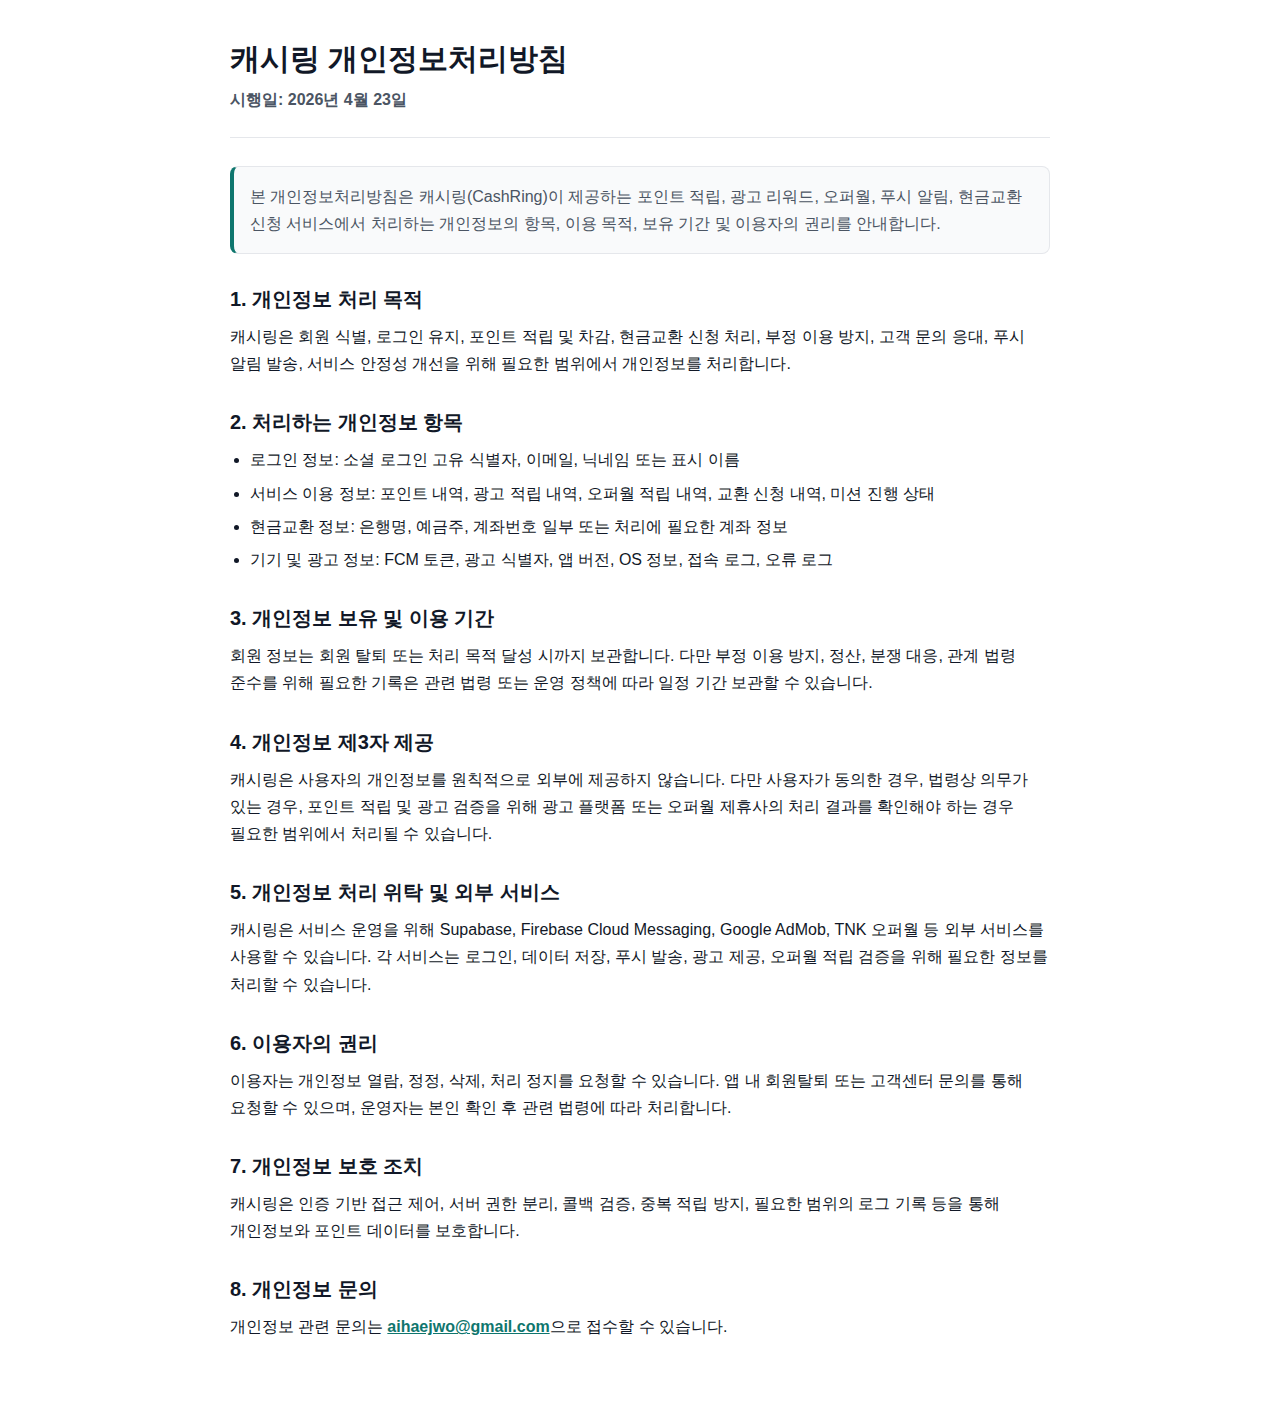
<file: www/ttalkkag/privacy_policy_cashring.html>
<!doctype html>
<html lang="ko">
<head>
  <meta charset="utf-8">
  <meta name="viewport" content="width=device-width, initial-scale=1">
  <title>캐시링 개인정보처리방침</title>
  <meta
    name="description"
    content="캐시링 개인정보처리방침. 로그인, 포인트 적립, 현금교환 신청, 광고 리워드 및 푸시 알림 제공을 위해 처리하는 개인정보 항목과 이용 목적을 안내합니다."
  >
  <style>
    :root {
      color-scheme: light;
      --text: #111827;
      --muted: #4b5563;
      --line: #e5e7eb;
      --bg: #ffffff;
      --panel: #f9fafb;
      --accent: #0f766e;
    }

    * {
      box-sizing: border-box;
    }

    body {
      margin: 0;
      background: var(--bg);
      color: var(--text);
      font-family: -apple-system, BlinkMacSystemFont, "Apple SD Gothic Neo",
        "Noto Sans KR", "Segoe UI", sans-serif;
      line-height: 1.7;
      word-break: keep-all;
      overflow-wrap: anywhere;
    }

    .page {
      width: min(860px, 100%);
      margin: 0 auto;
      padding: 40px 20px 64px;
    }

    .document-header {
      padding-bottom: 24px;
      border-bottom: 1px solid var(--line);
      margin-bottom: 28px;
    }

    h1 {
      margin: 0 0 8px;
      font-size: 30px;
      line-height: 1.25;
      letter-spacing: 0;
    }

    h2 {
      margin: 32px 0 10px;
      font-size: 20px;
      line-height: 1.35;
      letter-spacing: 0;
    }

    p {
      margin: 0 0 14px;
    }

    ul {
      margin: 0 0 14px 20px;
      padding: 0;
    }

    li + li {
      margin-top: 6px;
    }

    .effective-date {
      margin: 0;
      color: var(--muted);
      font-weight: 700;
    }

    .notice {
      padding: 16px;
      margin: 0 0 28px;
      border: 1px solid var(--line);
      border-left: 4px solid var(--accent);
      background: var(--panel);
      border-radius: 8px;
      color: var(--muted);
    }

    address {
      font-style: normal;
    }

    a {
      color: var(--accent);
      font-weight: 700;
    }
  </style>
</head>
<body>
  <div class="page">
    <div class="document-header">
      <h1>캐시링 개인정보처리방침</h1>
      <p class="effective-date">시행일: 2026년 4월 23일</p>
    </div>

    <p class="notice">
      본 개인정보처리방침은 캐시링(CashRing)이 제공하는 포인트 적립,
      광고 리워드, 오퍼월, 푸시 알림, 현금교환 신청 서비스에서 처리하는
      개인정보의 항목, 이용 목적, 보유 기간 및 이용자의 권리를 안내합니다.
    </p>

    <section>
      <h2>1. 개인정보 처리 목적</h2>
      <p>
        캐시링은 회원 식별, 로그인 유지, 포인트 적립 및 차감, 현금교환
        신청 처리, 부정 이용 방지, 고객 문의 응대, 푸시 알림 발송,
        서비스 안정성 개선을 위해 필요한 범위에서 개인정보를 처리합니다.
      </p>
    </section>

    <section>
      <h2>2. 처리하는 개인정보 항목</h2>
      <ul>
        <li>로그인 정보: 소셜 로그인 고유 식별자, 이메일, 닉네임 또는 표시 이름</li>
        <li>서비스 이용 정보: 포인트 내역, 광고 적립 내역, 오퍼월 적립 내역, 교환 신청 내역, 미션 진행 상태</li>
        <li>현금교환 정보: 은행명, 예금주, 계좌번호 일부 또는 처리에 필요한 계좌 정보</li>
        <li>기기 및 광고 정보: FCM 토큰, 광고 식별자, 앱 버전, OS 정보, 접속 로그, 오류 로그</li>
      </ul>
    </section>

    <section>
      <h2>3. 개인정보 보유 및 이용 기간</h2>
      <p>
        회원 정보는 회원 탈퇴 또는 처리 목적 달성 시까지 보관합니다. 다만
        부정 이용 방지, 정산, 분쟁 대응, 관계 법령 준수를 위해 필요한
        기록은 관련 법령 또는 운영 정책에 따라 일정 기간 보관할 수 있습니다.
      </p>
    </section>

    <section>
      <h2>4. 개인정보 제3자 제공</h2>
      <p>
        캐시링은 사용자의 개인정보를 원칙적으로 외부에 제공하지 않습니다.
        다만 사용자가 동의한 경우, 법령상 의무가 있는 경우, 포인트 적립
        및 광고 검증을 위해 광고 플랫폼 또는 오퍼월 제휴사의 처리 결과를
        확인해야 하는 경우 필요한 범위에서 처리될 수 있습니다.
      </p>
    </section>

    <section>
      <h2>5. 개인정보 처리 위탁 및 외부 서비스</h2>
      <p>
        캐시링은 서비스 운영을 위해 Supabase, Firebase Cloud Messaging,
        Google AdMob, TNK 오퍼월 등 외부 서비스를 사용할 수 있습니다. 각
        서비스는 로그인, 데이터 저장, 푸시 발송, 광고 제공, 오퍼월 적립
        검증을 위해 필요한 정보를 처리할 수 있습니다.
      </p>
    </section>

    <section>
      <h2>6. 이용자의 권리</h2>
      <p>
        이용자는 개인정보 열람, 정정, 삭제, 처리 정지를 요청할 수
        있습니다. 앱 내 회원탈퇴 또는 고객센터 문의를 통해 요청할 수
        있으며, 운영자는 본인 확인 후 관련 법령에 따라 처리합니다.
      </p>
    </section>

    <section>
      <h2>7. 개인정보 보호 조치</h2>
      <p>
        캐시링은 인증 기반 접근 제어, 서버 권한 분리, 콜백 검증, 중복
        적립 방지, 필요한 범위의 로그 기록 등을 통해 개인정보와 포인트
        데이터를 보호합니다.
      </p>
    </section>

    <section>
      <h2>8. 개인정보 문의</h2>
      <address>
        개인정보 관련 문의는
        <a href="mailto:aihaejwo@gmail.com">aihaejwo@gmail.com</a>으로
        접수할 수 있습니다.
      </address>
    </section>
  </div>
</body>
</html>
</file>
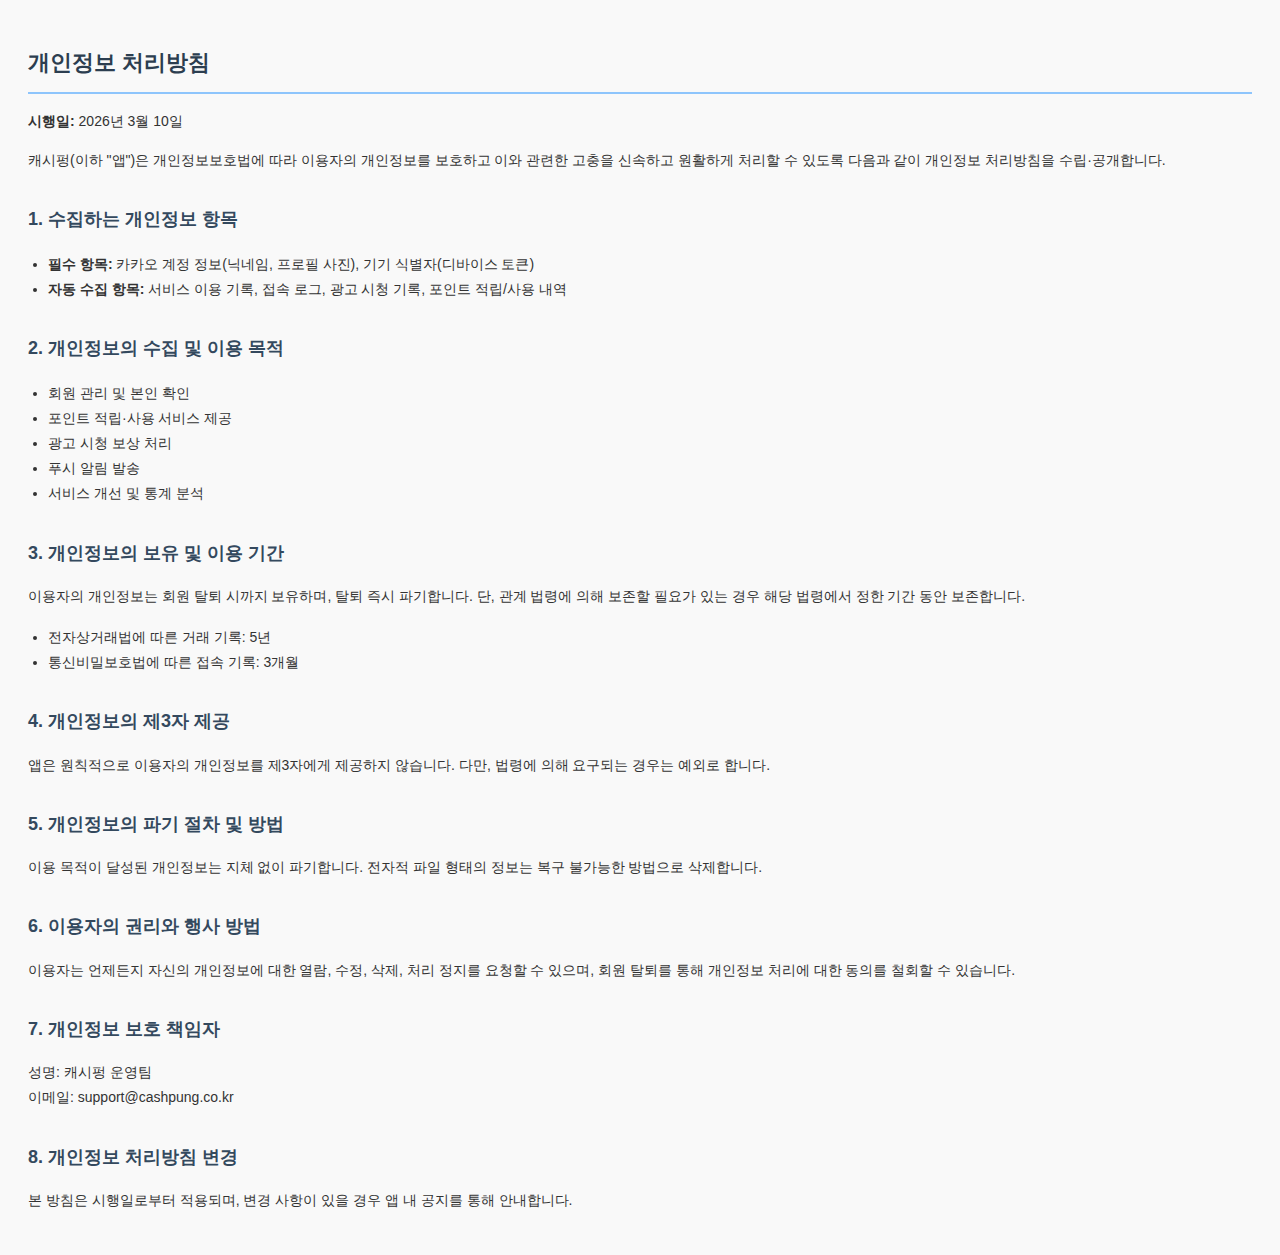
<file: www/ttalkkag/privacy_policy_dice.html>
<!DOCTYPE html>
<html lang="ko">
<head>
  <meta charset="UTF-8">
  <meta name="viewport" content="width=device-width, initial-scale=1.0">
  <title>개인정보 처리방침 - 캐시펑</title>
  <style>
    body { font-family: 'Apple SD Gothic Neo', 'Noto Sans KR', sans-serif; padding: 20px; line-height: 1.8; color: #333; background: #f9f9f9; }
    h1 { color: #2c3e50; font-size: 22px; border-bottom: 2px solid #8EC5FC; padding-bottom: 10px; }
    h2 { color: #34495e; font-size: 18px; margin-top: 30px; }
    p, li { font-size: 14px; }
    ul { padding-left: 20px; }
  </style>
</head>
<body>
  <h1>개인정보 처리방침</h1>
  <p><strong>시행일:</strong> 2026년 3월 10일</p>
  <p>캐시펑(이하 "앱")은 개인정보보호법에 따라 이용자의 개인정보를 보호하고 이와 관련한 고충을 신속하고 원활하게 처리할 수 있도록 다음과 같이 개인정보 처리방침을 수립·공개합니다.</p>

  <h2>1. 수집하는 개인정보 항목</h2>
  <ul>
    <li><strong>필수 항목:</strong> 카카오 계정 정보(닉네임, 프로필 사진), 기기 식별자(디바이스 토큰)</li>
    <li><strong>자동 수집 항목:</strong> 서비스 이용 기록, 접속 로그, 광고 시청 기록, 포인트 적립/사용 내역</li>
  </ul>

  <h2>2. 개인정보의 수집 및 이용 목적</h2>
  <ul>
    <li>회원 관리 및 본인 확인</li>
    <li>포인트 적립·사용 서비스 제공</li>
    <li>광고 시청 보상 처리</li>
    <li>푸시 알림 발송</li>
    <li>서비스 개선 및 통계 분석</li>
  </ul>

  <h2>3. 개인정보의 보유 및 이용 기간</h2>
  <p>이용자의 개인정보는 회원 탈퇴 시까지 보유하며, 탈퇴 즉시 파기합니다. 단, 관계 법령에 의해 보존할 필요가 있는 경우 해당 법령에서 정한 기간 동안 보존합니다.</p>
  <ul>
    <li>전자상거래법에 따른 거래 기록: 5년</li>
    <li>통신비밀보호법에 따른 접속 기록: 3개월</li>
  </ul>

  <h2>4. 개인정보의 제3자 제공</h2>
  <p>앱은 원칙적으로 이용자의 개인정보를 제3자에게 제공하지 않습니다. 다만, 법령에 의해 요구되는 경우는 예외로 합니다.</p>

  <h2>5. 개인정보의 파기 절차 및 방법</h2>
  <p>이용 목적이 달성된 개인정보는 지체 없이 파기합니다. 전자적 파일 형태의 정보는 복구 불가능한 방법으로 삭제합니다.</p>

  <h2>6. 이용자의 권리와 행사 방법</h2>
  <p>이용자는 언제든지 자신의 개인정보에 대한 열람, 수정, 삭제, 처리 정지를 요청할 수 있으며, 회원 탈퇴를 통해 개인정보 처리에 대한 동의를 철회할 수 있습니다.</p>

  <h2>7. 개인정보 보호 책임자</h2>
  <p>
    성명: 캐시펑 운영팀<br>
    이메일: support@cashpung.co.kr
  </p>

  <h2>8. 개인정보 처리방침 변경</h2>
  <p>본 방침은 시행일로부터 적용되며, 변경 사항이 있을 경우 앱 내 공지를 통해 안내합니다.</p>
</body>
</html>
</file>
